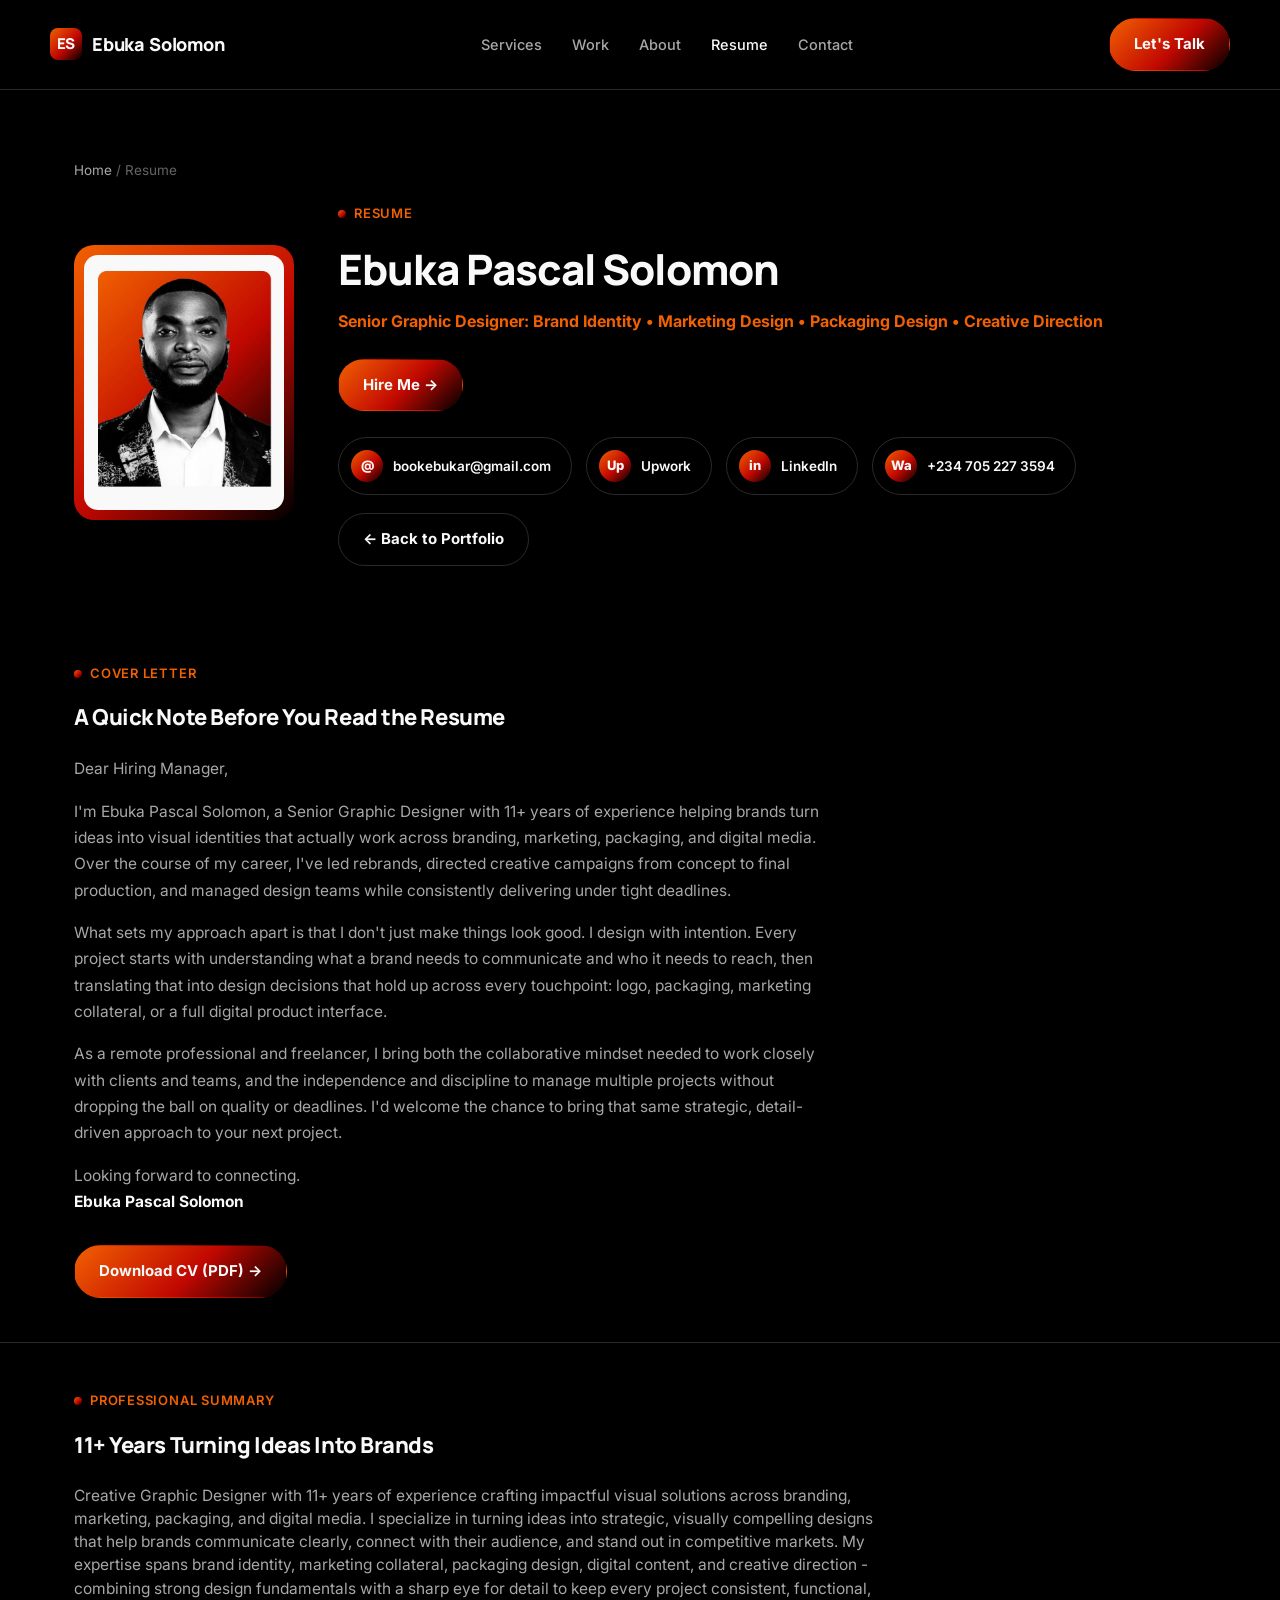
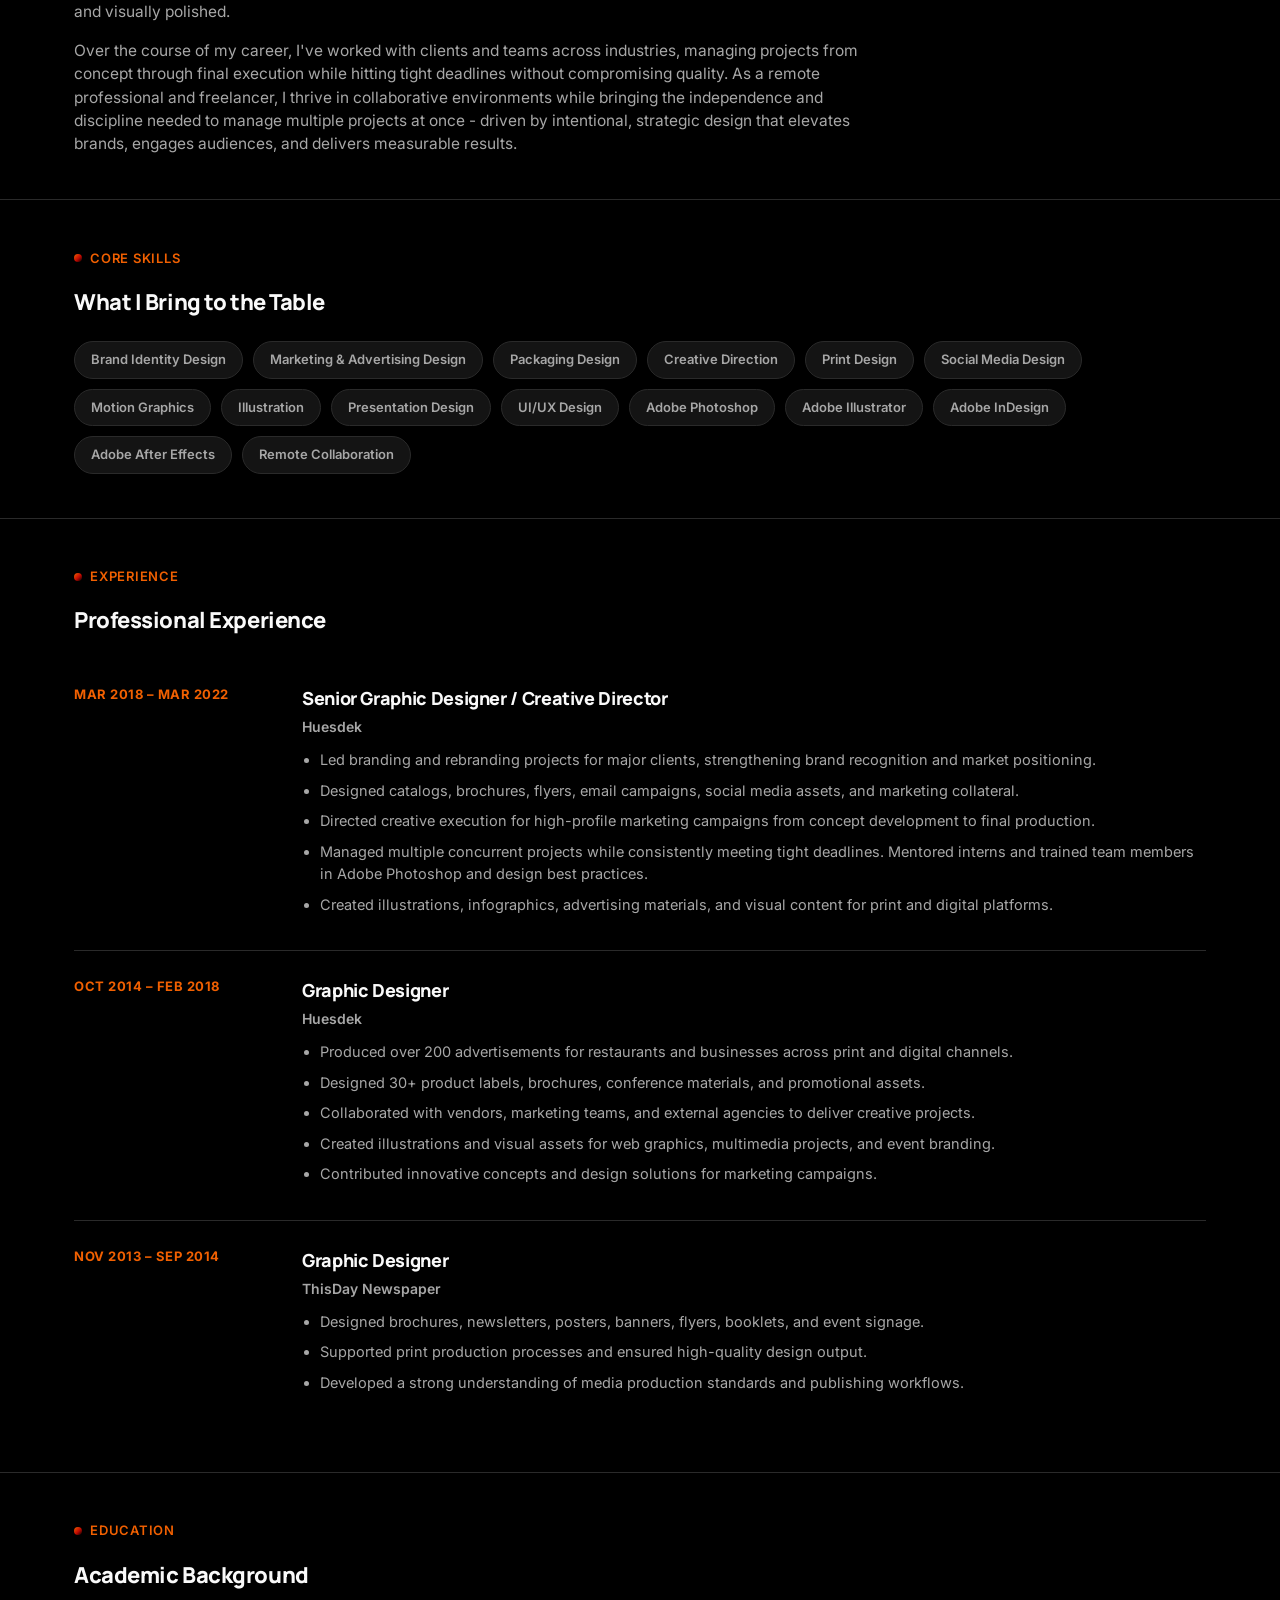
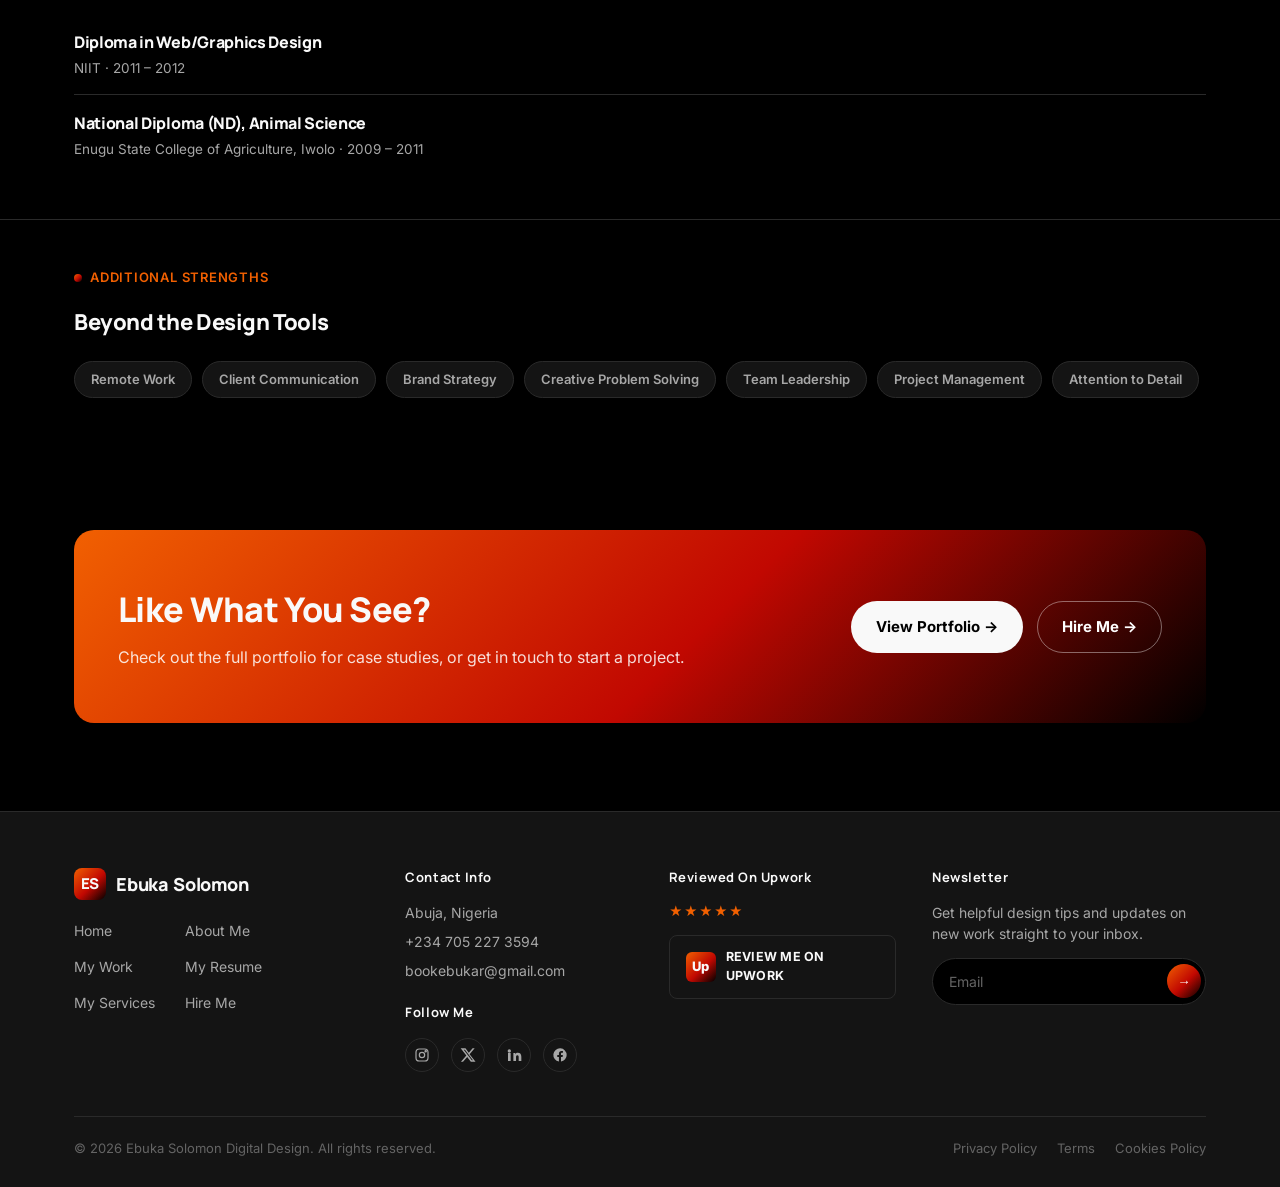
<file: resume/index.html>
<!DOCTYPE html>
<html lang="en">
<head>
<meta charset="UTF-8">
<meta name="viewport" content="width=device-width, initial-scale=1.0">
<title>Resume: Ebuka Pascal Solomon | Senior Graphic Designer</title>
<meta name="description" content="Resume of Ebuka Pascal Solomon, Senior Graphic Designer specializing in brand identity, marketing design, packaging and creative direction.">
<link rel="preconnect" href="https://fonts.googleapis.com">
<link href="https://fonts.googleapis.com/css2?family=Manrope:wght@500;700;800&family=Inter:wght@400;500;600;700&display=swap" rel="stylesheet">
<link rel="stylesheet" href="../css/styles.css">
<style>
  .resume-hero { padding: 70px 0 50px; }
  .resume-hero-grid {
    display: grid;
    grid-template-columns: 220px 1fr;
    gap: 44px;
    align-items: center;
  }
  .resume-photo-frame {
    aspect-ratio: 4/5;
    border-radius: var(--radius-lg);
    background: var(--grad-brand);
    padding: 10px;
  }
  .resume-photo-frame img {
    width: 100%; height: 100%; object-fit: cover; display: block;
    border-radius: calc(var(--radius-lg) - 6px);
  }
  .resume-name { font-size: clamp(28px, 3.6vw, 42px); }
  .resume-title { margin-top: 8px; font-size: 16px; color: var(--orange-bright); font-weight: 700; }
  .resume-contact { margin-top: 20px; display: flex; flex-wrap: wrap; gap: 12px; }
  .resume-contact a {
    font-size: 13.5px; font-weight: 600; padding: 8px 16px; border-radius: 999px;
    border: 1px solid var(--border); color: var(--light-gray);
  }
  .resume-contact a:hover { border-color: var(--orange-bright); color: var(--white); }
  .resume-actions { margin-top: 26px; display: flex; gap: 14px; flex-wrap: wrap; }

  .resume-section { padding: 44px 0; border-top: 1px solid var(--border); }
  .resume-section .eyebrow { margin-bottom: 18px; }
  .resume-section h2 { font-size: 22px; margin-bottom: 22px; }

  .skill-pills { display: flex; flex-wrap: wrap; gap: 10px; }
  .skill-pill {
    font-size: 13px; font-weight: 600; padding: 8px 16px; border-radius: 999px;
    background: var(--panel); border: 1px solid var(--border); color: var(--light-gray);
  }

  .timeline-item {
    display: grid; grid-template-columns: 200px 1fr; gap: 28px;
    padding: 26px 0; border-bottom: 1px solid var(--border);
  }
  .timeline-item:last-child { border-bottom: none; }
  .timeline-dates {
    font-size: 13px; font-weight: 700; color: var(--orange-bright);
    text-transform: uppercase; letter-spacing: 0.04em;
  }
  .timeline-role h3 { font-size: 18px; margin-bottom: 4px; }
  .timeline-company { font-size: 14px; color: var(--light-gray); font-weight: 600; margin-bottom: 12px; }
  .timeline-role ul { margin: 0; padding-left: 18px; }
  .timeline-role li { font-size: 14.5px; color: var(--light-gray); margin-bottom: 8px; line-height: 1.55; }

  .edu-item { padding: 16px 0; border-bottom: 1px solid var(--border); }
  .edu-item:last-child { border-bottom: none; }
  .edu-item h3 { font-size: 16px; margin-bottom: 4px; }
  .edu-item p { font-size: 13.5px; }

  @media (max-width: 700px) {
    .resume-hero-grid { grid-template-columns: 1fr; text-align: left; }
    .resume-photo-frame { max-width: 220px; }
    .timeline-item { grid-template-columns: 1fr; gap: 8px; }
  }
</style>
<link rel="icon" href="../favicon.ico" sizes="any">
<link rel="icon" type="image/png" sizes="32x32" href="../favicon-32.png">
<link rel="icon" type="image/png" sizes="16x16" href="../favicon-16.png">
<link rel="apple-touch-icon" href="../apple-touch-icon.png">
<link rel="manifest" href="../site.webmanifest">
</head>
<body>

<header class="site-header">
  <div class="wrap nav">
    <a href="../index.html" class="logo">
      <span class="logo-mark">ES</span> Ebuka Solomon
    </a>
    <ul class="nav-links">
      <li><a href="../index.html#services">Services</a></li>
      <li><a href="../index.html#work">Work</a></li>
      <li><a href="../index.html#about">About</a></li>
      <li><a href="index.html" class="active">Resume</a></li>
      <li><a href="../index.html#contact">Contact</a></li>
    </ul>
    <div class="nav-cta">
      <a href="../index.html#contact" class="btn btn-primary">Let's Talk</a>
      <button class="nav-toggle">☰</button>
    </div>
  </div>
</header>

<!-- RESUME HERO -->
<section class="resume-hero">
  <div class="wrap">
    <div class="breadcrumb reveal"><a href="../index.html">Home</a> / Resume</div>
    <div class="resume-hero-grid reveal">
      <div class="resume-photo-frame">
        <img src="../images/profile-orange.jpg" alt="Ebuka Pascal Solomon" loading="lazy">
      </div>
      <div>
        <span class="eyebrow">Resume</span>
        <h1 class="resume-name">Ebuka Pascal Solomon</h1>
        <p class="resume-title">Senior Graphic Designer: Brand Identity • Marketing Design • Packaging Design • Creative Direction</p>
        <div class="resume-actions">
          <a href="mailto:bookebukar@gmail.com" class="btn btn-primary">Hire Me →</a>
        </div>
        <div class="contact-row">
          <a class="contact-pill" href="mailto:bookebukar@gmail.com">
            <span class="ic">@</span><span class="label">bookebukar@gmail.com</span>
          </a>
          <a class="contact-pill" href="https://www.upwork.com/freelancers/ebukasolomon" target="_blank" rel="noopener">
            <span class="ic">Up</span><span class="label">Upwork</span>
          </a>
          <a class="contact-pill" href="https://www.linkedin.com/in/ebukarofficial/" target="_blank" rel="noopener">
            <span class="ic">in</span><span class="label">LinkedIn</span>
          </a>
          <a class="contact-pill" href="https://wa.me/2347052273594" target="_blank" rel="noopener">
            <span class="ic">Wa</span><span class="label">+234 705 227 3594</span>
          </a>
        </div>
        <div class="resume-actions" style="margin-top:18px;">
          <a href="../index.html" class="btn btn-outline">← Back to Portfolio</a>
        </div>
      </div>
    </div>
  </div>
</section>

<!-- COVER LETTER -->
<section class="resume-section" style="border-top:none;">
  <div class="wrap reveal">
    <span class="eyebrow">Cover Letter</span>
    <h2>A Quick Note Before You Read the Resume</h2>
    <div style="max-width:760px; font-size:15.5px; color:var(--light-gray); line-height:1.7;">
      <p style="margin-bottom:16px;">Dear Hiring Manager,</p>
      <p style="margin-bottom:16px;">I'm Ebuka Pascal Solomon, a Senior Graphic Designer with 11+ years of experience helping brands turn ideas into visual identities that actually work across branding, marketing, packaging, and digital media. Over the course of my career, I've led rebrands, directed creative campaigns from concept to final production, and managed design teams while consistently delivering under tight deadlines.</p>
      <p style="margin-bottom:16px;">What sets my approach apart is that I don't just make things look good. I design with intention. Every project starts with understanding what a brand needs to communicate and who it needs to reach, then translating that into design decisions that hold up across every touchpoint: logo, packaging, marketing collateral, or a full digital product interface.</p>
      <p style="margin-bottom:16px;">As a remote professional and freelancer, I bring both the collaborative mindset needed to work closely with clients and teams, and the independence and discipline to manage multiple projects without dropping the ball on quality or deadlines. I'd welcome the chance to bring that same strategic, detail-driven approach to your next project.</p>
      <p>Looking forward to connecting.<br><strong style="color:var(--white);">Ebuka Pascal Solomon</strong></p>
    </div>
    <div class="resume-actions" style="margin-top:30px;">
      <a href="../files/resume.pdf" target="_blank" class="btn btn-primary">Download CV (PDF) →</a>
    </div>
  </div>
</section>

<!-- SUMMARY -->
<section class="resume-section">
  <div class="wrap reveal">
    <span class="eyebrow">Professional Summary</span>
    <h2>11+ Years Turning Ideas Into Brands</h2>
    <p style="max-width:820px; font-size:15.5px;">Creative Graphic Designer with 11+ years of experience crafting impactful visual solutions across branding, marketing, packaging, and digital media. I specialize in turning ideas into strategic, visually compelling designs that help brands communicate clearly, connect with their audience, and stand out in competitive markets. My expertise spans brand identity, marketing collateral, packaging design, digital content, and creative direction - combining strong design fundamentals with a sharp eye for detail to keep every project consistent, functional, and visually polished.</p>
    <p style="max-width:820px; font-size:15.5px; margin-top:16px;">Over the course of my career, I've worked with clients and teams across industries, managing projects from concept through final execution while hitting tight deadlines without compromising quality. As a remote professional and freelancer, I thrive in collaborative environments while bringing the independence and discipline needed to manage multiple projects at once - driven by intentional, strategic design that elevates brands, engages audiences, and delivers measurable results.</p>
  </div>
</section>

<!-- CORE SKILLS -->
<section class="resume-section">
  <div class="wrap reveal">
    <span class="eyebrow">Core Skills</span>
    <h2>What I Bring to the Table</h2>
    <div class="skill-pills">
      <span class="skill-pill">Brand Identity Design</span>
      <span class="skill-pill">Marketing &amp; Advertising Design</span>
      <span class="skill-pill">Packaging Design</span>
      <span class="skill-pill">Creative Direction</span>
      <span class="skill-pill">Print Design</span>
      <span class="skill-pill">Social Media Design</span>
      <span class="skill-pill">Motion Graphics</span>
      <span class="skill-pill">Illustration</span>
      <span class="skill-pill">Presentation Design</span>
      <span class="skill-pill">UI/UX Design</span>
      <span class="skill-pill">Adobe Photoshop</span>
      <span class="skill-pill">Adobe Illustrator</span>
      <span class="skill-pill">Adobe InDesign</span>
      <span class="skill-pill">Adobe After Effects</span>
      <span class="skill-pill">Remote Collaboration</span>
    </div>
  </div>
</section>

<!-- EXPERIENCE -->
<section class="resume-section">
  <div class="wrap reveal">
    <span class="eyebrow">Experience</span>
    <h2>Professional Experience</h2>

    <div class="timeline-item">
      <div class="timeline-dates">Mar 2018 – Mar 2022</div>
      <div class="timeline-role">
        <h3>Senior Graphic Designer / Creative Director</h3>
        <div class="timeline-company">Huesdek</div>
        <ul>
          <li>Led branding and rebranding projects for major clients, strengthening brand recognition and market positioning.</li>
          <li>Designed catalogs, brochures, flyers, email campaigns, social media assets, and marketing collateral.</li>
          <li>Directed creative execution for high-profile marketing campaigns from concept development to final production.</li>
          <li>Managed multiple concurrent projects while consistently meeting tight deadlines. Mentored interns and trained team members in Adobe Photoshop and design best practices.</li>
          <li>Created illustrations, infographics, advertising materials, and visual content for print and digital platforms.</li>
        </ul>
      </div>
    </div>

    <div class="timeline-item">
      <div class="timeline-dates">Oct 2014 – Feb 2018</div>
      <div class="timeline-role">
        <h3>Graphic Designer</h3>
        <div class="timeline-company">Huesdek</div>
        <ul>
          <li>Produced over 200 advertisements for restaurants and businesses across print and digital channels.</li>
          <li>Designed 30+ product labels, brochures, conference materials, and promotional assets.</li>
          <li>Collaborated with vendors, marketing teams, and external agencies to deliver creative projects.</li>
          <li>Created illustrations and visual assets for web graphics, multimedia projects, and event branding.</li>
          <li>Contributed innovative concepts and design solutions for marketing campaigns.</li>
        </ul>
      </div>
    </div>

    <div class="timeline-item">
      <div class="timeline-dates">Nov 2013 – Sep 2014</div>
      <div class="timeline-role">
        <h3>Graphic Designer</h3>
        <div class="timeline-company">ThisDay Newspaper</div>
        <ul>
          <li>Designed brochures, newsletters, posters, banners, flyers, booklets, and event signage.</li>
          <li>Supported print production processes and ensured high-quality design output.</li>
          <li>Developed a strong understanding of media production standards and publishing workflows.</li>
        </ul>
      </div>
    </div>
  </div>
</section>

<!-- EDUCATION -->
<section class="resume-section">
  <div class="wrap reveal">
    <span class="eyebrow">Education</span>
    <h2>Academic Background</h2>
    <div class="edu-item">
      <h3>Diploma in Web/Graphics Design</h3>
      <p>NIIT · 2011 – 2012</p>
    </div>
    <div class="edu-item">
      <h3>National Diploma (ND), Animal Science</h3>
      <p>Enugu State College of Agriculture, Iwolo · 2009 – 2011</p>
    </div>
  </div>
</section>

<!-- ADDITIONAL STRENGTHS -->
<section class="resume-section">
  <div class="wrap reveal">
    <span class="eyebrow">Additional Strengths</span>
    <h2>Beyond the Design Tools</h2>
    <div class="skill-pills">
      <span class="skill-pill">Remote Work</span>
      <span class="skill-pill">Client Communication</span>
      <span class="skill-pill">Brand Strategy</span>
      <span class="skill-pill">Creative Problem Solving</span>
      <span class="skill-pill">Team Leadership</span>
      <span class="skill-pill">Project Management</span>
      <span class="skill-pill">Attention to Detail</span>
    </div>
  </div>
</section>

<!-- CTA -->
<section>
  <div class="wrap reveal">
    <div class="cta-panel">
      <div>
        <h2>Like What You See?</h2>
        <p>Check out the full portfolio for case studies, or get in touch to start a project.</p>
      </div>
      <div style="display:flex; gap:14px; flex-wrap:wrap;">
        <a href="../index.html" class="btn btn-dark">View Portfolio →</a>
        <a href="mailto:bookebukar@gmail.com" class="btn btn-outline" style="border-color:rgba(255,255,255,0.4); color:#fff;">Hire Me →</a>
      </div>
    </div>
  </div>
</section>

<footer class="site-footer">
  <div class="wrap">
    <div class="footer-grid">

      <div class="footer-col">
        <a href="../index.html" class="logo"><span class="logo-mark">ES</span> Ebuka Solomon</a>
        <div class="footer-nav-cols">
          <ul class="footer-links">
            <li><a href="../index.html">Home</a></li>
            <li><a href="../index.html#work">My Work</a></li>
            <li><a href="../index.html#services">My Services</a></li>
          </ul>
          <ul class="footer-links">
            <li><a href="../index.html#about">About Me</a></li>
            <li><a href="../resume/index.html">My Resume</a></li>
            <li><a href="../index.html#contact">Hire Me</a></li>
          </ul>
        </div>
      </div>

      <div class="footer-col">
        <h4>Contact Info</h4>
        <div class="footer-contact-line">Abuja, Nigeria</div>
        <div class="footer-contact-line"><a href="tel:+2347052273594">+234 705 227 3594</a></div>
        <div class="footer-contact-line"><a href="mailto:bookebukar@gmail.com">bookebukar@gmail.com</a></div>
        <h4 style="margin-top:22px;">Follow Me</h4>
        <div class="footer-social">
          <a href="https://instagram.com/ebukarofficial" target="_blank" rel="noopener" aria-label="Instagram">
            <svg viewBox="0 0 24 24" fill="none" stroke="currentColor" stroke-width="1.8"><rect x="3" y="3" width="18" height="18" rx="5"/><circle cx="12" cy="12" r="4"/><circle cx="17.5" cy="6.5" r="1"/></svg>
          </a>
          <a href="https://x.com/ebukarofficial" target="_blank" rel="noopener" aria-label="X (Twitter)">
            <svg viewBox="0 0 24 24" fill="currentColor"><path d="M18.9 2H22l-7.6 8.7L23.3 22h-7l-5.5-7.1L4.5 22H1.4l8.1-9.3L1 2h7.2l5 6.6L18.9 2zm-1.2 18h1.7L7.4 4H5.6l12.1 16z"/></svg>
          </a>
          <a href="https://www.linkedin.com/in/ebukarofficial/" target="_blank" rel="noopener" aria-label="LinkedIn">
            <svg viewBox="0 0 24 24" fill="currentColor"><path d="M4.98 3.5a2.5 2.5 0 1 1 0 5 2.5 2.5 0 0 1 0-5zM3 9h4v12H3V9zm7 0h3.8v1.7h.05c.53-1 1.83-2.05 3.77-2.05C21.5 8.65 23 11 23 14.8V21h-4v-5.5c0-1.3-.03-3-1.83-3-1.83 0-2.11 1.43-2.11 2.9V21h-4V9z"/></svg>
          </a>
          <a href="https://facebook.com/ebukarofficial" target="_blank" rel="noopener" aria-label="Facebook">
            <svg viewBox="0 0 24 24" fill="currentColor"><path d="M22 12a10 10 0 1 0-11.6 9.9v-7H7.9V12h2.5V9.8c0-2.5 1.5-3.9 3.8-3.9 1.1 0 2.2.2 2.2.2v2.5h-1.3c-1.2 0-1.6.8-1.6 1.6V12h2.8l-.4 2.9h-2.4v7A10 10 0 0 0 22 12z"/></svg>
          </a>
        </div>
      </div>

      <div class="footer-col">
        <h4>Reviewed On Upwork</h4>
        <div class="footer-stars">★★★★★</div>
        <a href="https://www.upwork.com/freelancers/ebukasolomon" target="_blank" rel="noopener" class="footer-review-badge">
          <span class="mark">Up</span>
          <span class="txt">REVIEW ME ON UPWORK</span>
        </a>
      </div>

      <div class="footer-col footer-newsletter">
        <h4>Newsletter</h4>
        <p>Get helpful design tips and updates on new work straight to your inbox.</p>
        <form class="footer-newsletter-form" onsubmit="event.preventDefault(); var e=this.querySelector('input').value; if(e){window.location.href='mailto:bookebukar@gmail.com?subject=Newsletter%20Signup&body=Please%20add%20me%20to%20the%20newsletter%3A%20'+encodeURIComponent(e);}">
          <input type="email" placeholder="Email" required>
          <button type="submit" aria-label="Subscribe">→</button>
        </form>
      </div>

    </div>

    <div class="footer-bottom">
      <span>© 2026 Ebuka Solomon Digital Design. All rights reserved.</span>
      <div class="footer-bottom-links">
        <a href="../privacy-policy.html">Privacy Policy</a>
        <a href="../terms.html">Terms</a>
        <a href="../cookies-policy.html">Cookies Policy</a>
      </div>
    </div>
  </div>
</footer>

<script src="../js/main.js"></script>
</body>
</html>
</file>
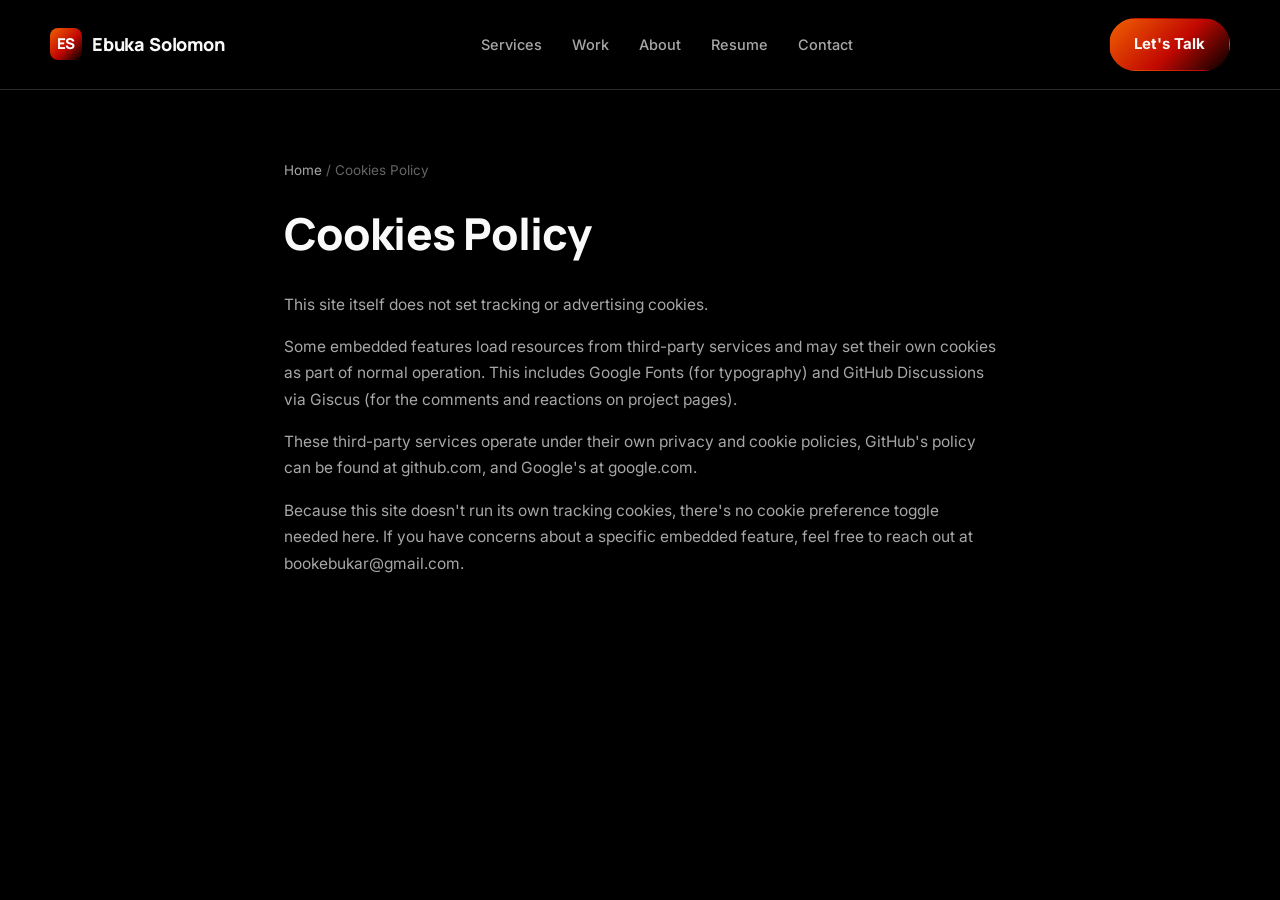
<file: cookies-policy.html>
<!DOCTYPE html>
<html lang="en">
<head>
<meta charset="UTF-8">
<meta name="viewport" content="width=device-width, initial-scale=1.0">
<title>Cookies Policy - Ebuka Solomon</title>
<link rel="preconnect" href="https://fonts.googleapis.com">
<link href="https://fonts.googleapis.com/css2?family=Manrope:wght@500;700;800&family=Inter:wght@400;500;600;700&display=swap" rel="stylesheet">
<link rel="stylesheet" href="css/styles.css">
<link rel="icon" href="favicon.ico" sizes="any">
<link rel="icon" type="image/png" sizes="32x32" href="favicon-32.png">
<link rel="icon" type="image/png" sizes="16x16" href="favicon-16.png">
<link rel="apple-touch-icon" href="apple-touch-icon.png">
<link rel="manifest" href="site.webmanifest">
</head>
<body>

<header class="site-header">
  <div class="wrap nav">
    <a href="index.html" class="logo">
      <span class="logo-mark">ES</span> Ebuka Solomon
    </a>
    <ul class="nav-links">
      <li><a href="index.html#services">Services</a></li>
      <li><a href="index.html#work">Work</a></li>
      <li><a href="index.html#about">About</a></li>
      <li><a href="resume/index.html">Resume</a></li>
      <li><a href="index.html#contact">Contact</a></li>
    </ul>
    <div class="nav-cta">
      <a href="index.html#contact" class="btn btn-primary">Let's Talk</a>
      <button class="nav-toggle">☰</button>
    </div>
  </div>
</header>

<section style="padding:70px 0;">
  <div class="wrap" style="max-width:760px;">
    <div class="breadcrumb"><a href="index.html">Home</a> / Cookies Policy</div>
    <h1 style="font-size:clamp(30px,4vw,44px); margin-bottom:26px;">Cookies Policy</h1>
    <div style="display:flex; flex-direction:column; gap:16px; font-size:15.5px; color:var(--light-gray); line-height:1.7;">
      <p>This site itself does not set tracking or advertising cookies.</p>
      <p>Some embedded features load resources from third-party services and may set their own cookies as part of normal operation. This includes Google Fonts (for typography) and GitHub Discussions via Giscus (for the comments and reactions on project pages).</p>
      <p>These third-party services operate under their own privacy and cookie policies, GitHub's policy can be found at github.com, and Google's at google.com.</p>
      <p>Because this site doesn't run its own tracking cookies, there's no cookie preference toggle needed here. If you have concerns about a specific embedded feature, feel free to reach out at bookebukar@gmail.com.</p>
    </div>
  </div>
</section>

</body>
</html>
</file>
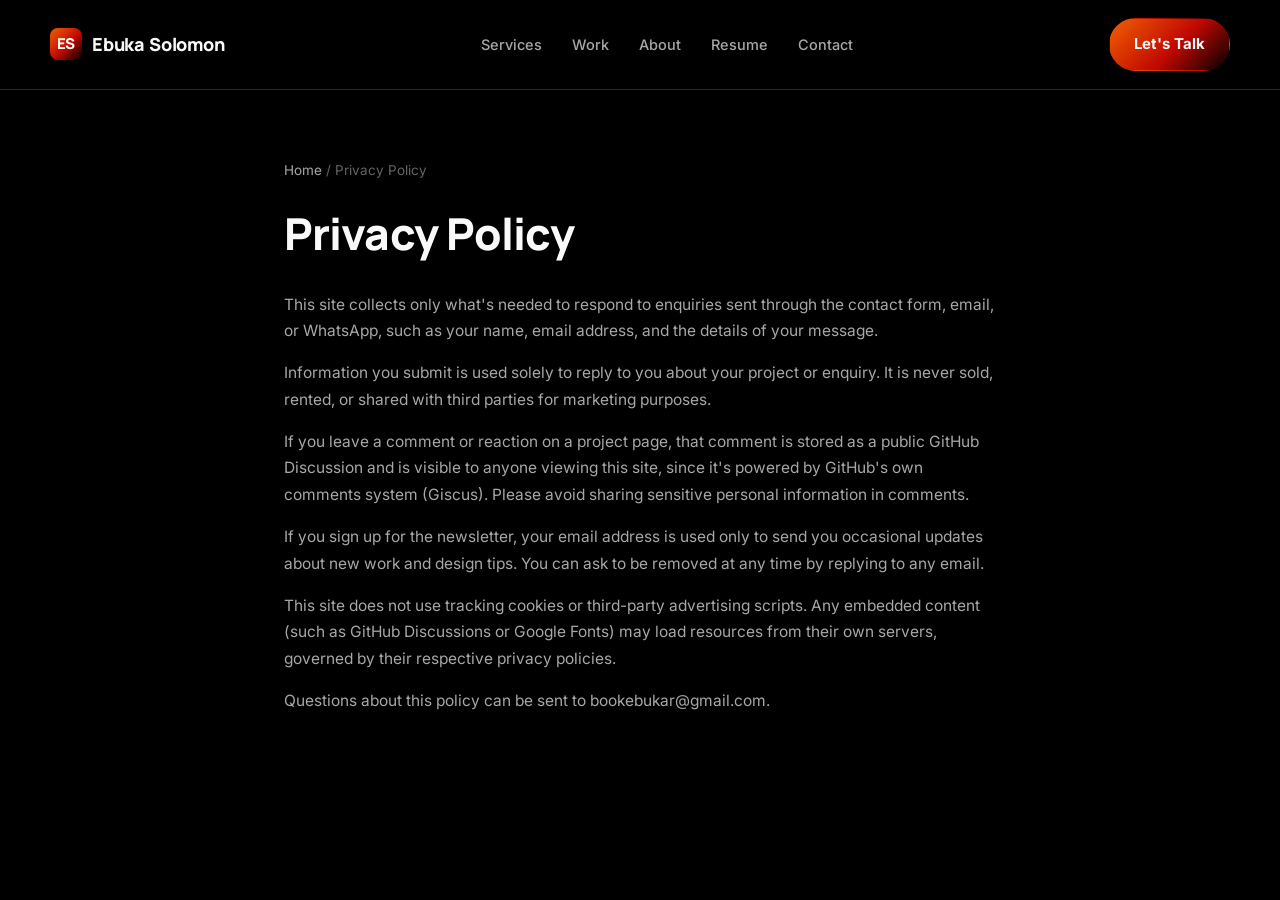
<file: privacy-policy.html>
<!DOCTYPE html>
<html lang="en">
<head>
<meta charset="UTF-8">
<meta name="viewport" content="width=device-width, initial-scale=1.0">
<title>Privacy Policy - Ebuka Solomon</title>
<link rel="preconnect" href="https://fonts.googleapis.com">
<link href="https://fonts.googleapis.com/css2?family=Manrope:wght@500;700;800&family=Inter:wght@400;500;600;700&display=swap" rel="stylesheet">
<link rel="stylesheet" href="css/styles.css">
<link rel="icon" href="favicon.ico" sizes="any">
<link rel="icon" type="image/png" sizes="32x32" href="favicon-32.png">
<link rel="icon" type="image/png" sizes="16x16" href="favicon-16.png">
<link rel="apple-touch-icon" href="apple-touch-icon.png">
<link rel="manifest" href="site.webmanifest">
</head>
<body>

<header class="site-header">
  <div class="wrap nav">
    <a href="index.html" class="logo">
      <span class="logo-mark">ES</span> Ebuka Solomon
    </a>
    <ul class="nav-links">
      <li><a href="index.html#services">Services</a></li>
      <li><a href="index.html#work">Work</a></li>
      <li><a href="index.html#about">About</a></li>
      <li><a href="resume/index.html">Resume</a></li>
      <li><a href="index.html#contact">Contact</a></li>
    </ul>
    <div class="nav-cta">
      <a href="index.html#contact" class="btn btn-primary">Let's Talk</a>
      <button class="nav-toggle">☰</button>
    </div>
  </div>
</header>

<section style="padding:70px 0;">
  <div class="wrap" style="max-width:760px;">
    <div class="breadcrumb"><a href="index.html">Home</a> / Privacy Policy</div>
    <h1 style="font-size:clamp(30px,4vw,44px); margin-bottom:26px;">Privacy Policy</h1>
    <div style="display:flex; flex-direction:column; gap:16px; font-size:15.5px; color:var(--light-gray); line-height:1.7;">
      <p>This site collects only what's needed to respond to enquiries sent through the contact form, email, or WhatsApp, such as your name, email address, and the details of your message.</p>
      <p>Information you submit is used solely to reply to you about your project or enquiry. It is never sold, rented, or shared with third parties for marketing purposes.</p>
      <p>If you leave a comment or reaction on a project page, that comment is stored as a public GitHub Discussion and is visible to anyone viewing this site, since it's powered by GitHub's own comments system (Giscus). Please avoid sharing sensitive personal information in comments.</p>
      <p>If you sign up for the newsletter, your email address is used only to send you occasional updates about new work and design tips. You can ask to be removed at any time by replying to any email.</p>
      <p>This site does not use tracking cookies or third-party advertising scripts. Any embedded content (such as GitHub Discussions or Google Fonts) may load resources from their own servers, governed by their respective privacy policies.</p>
      <p>Questions about this policy can be sent to bookebukar@gmail.com.</p>
    </div>
  </div>
</section>

</body>
</html>
</file>
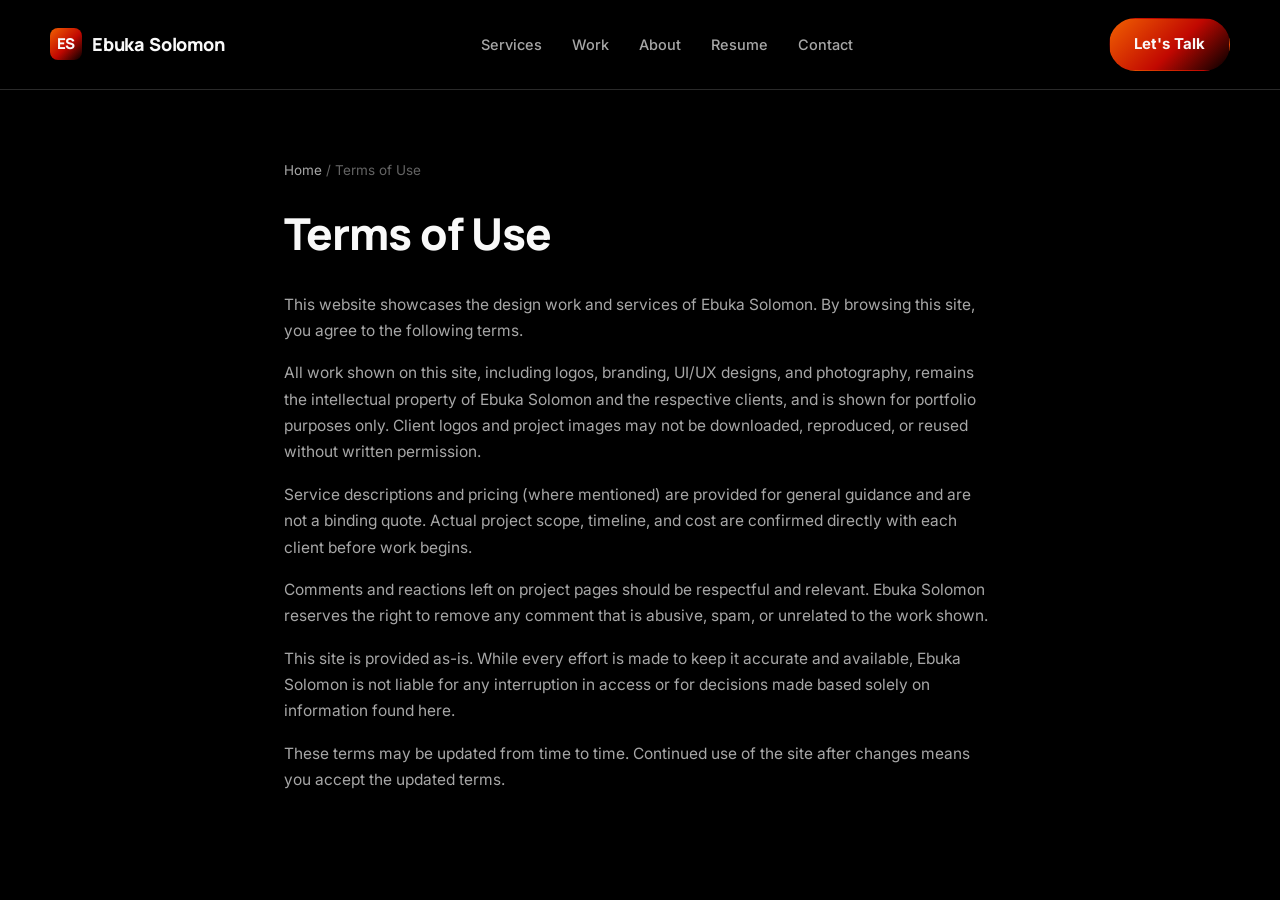
<file: terms.html>
<!DOCTYPE html>
<html lang="en">
<head>
<meta charset="UTF-8">
<meta name="viewport" content="width=device-width, initial-scale=1.0">
<title>Terms - Ebuka Solomon</title>
<link rel="preconnect" href="https://fonts.googleapis.com">
<link href="https://fonts.googleapis.com/css2?family=Manrope:wght@500;700;800&family=Inter:wght@400;500;600;700&display=swap" rel="stylesheet">
<link rel="stylesheet" href="css/styles.css">
<link rel="icon" href="favicon.ico" sizes="any">
<link rel="icon" type="image/png" sizes="32x32" href="favicon-32.png">
<link rel="icon" type="image/png" sizes="16x16" href="favicon-16.png">
<link rel="apple-touch-icon" href="apple-touch-icon.png">
<link rel="manifest" href="site.webmanifest">
</head>
<body>

<header class="site-header">
  <div class="wrap nav">
    <a href="index.html" class="logo">
      <span class="logo-mark">ES</span> Ebuka Solomon
    </a>
    <ul class="nav-links">
      <li><a href="index.html#services">Services</a></li>
      <li><a href="index.html#work">Work</a></li>
      <li><a href="index.html#about">About</a></li>
      <li><a href="resume/index.html">Resume</a></li>
      <li><a href="index.html#contact">Contact</a></li>
    </ul>
    <div class="nav-cta">
      <a href="index.html#contact" class="btn btn-primary">Let's Talk</a>
      <button class="nav-toggle">☰</button>
    </div>
  </div>
</header>

<section style="padding:70px 0;">
  <div class="wrap" style="max-width:760px;">
    <div class="breadcrumb"><a href="index.html">Home</a> / Terms of Use</div>
    <h1 style="font-size:clamp(30px,4vw,44px); margin-bottom:26px;">Terms of Use</h1>
    <div style="display:flex; flex-direction:column; gap:16px; font-size:15.5px; color:var(--light-gray); line-height:1.7;">
      <p>This website showcases the design work and services of Ebuka Solomon. By browsing this site, you agree to the following terms.</p>
      <p>All work shown on this site, including logos, branding, UI/UX designs, and photography, remains the intellectual property of Ebuka Solomon and the respective clients, and is shown for portfolio purposes only. Client logos and project images may not be downloaded, reproduced, or reused without written permission.</p>
      <p>Service descriptions and pricing (where mentioned) are provided for general guidance and are not a binding quote. Actual project scope, timeline, and cost are confirmed directly with each client before work begins.</p>
      <p>Comments and reactions left on project pages should be respectful and relevant. Ebuka Solomon reserves the right to remove any comment that is abusive, spam, or unrelated to the work shown.</p>
      <p>This site is provided as-is. While every effort is made to keep it accurate and available, Ebuka Solomon is not liable for any interruption in access or for decisions made based solely on information found here.</p>
      <p>These terms may be updated from time to time. Continued use of the site after changes means you accept the updated terms.</p>
    </div>
  </div>
</section>

</body>
</html>
</file>
<file: css/styles.css>
/* =========================================================
   EBUKA SOLOMON — PORTFOLIO DESIGN SYSTEM
   Palette: Branding Orange #E85002, Black #000000,
   Gradient (#F16001 -> #C10801 -> #000000),
   White #F9F9F9, Gray #646464, Dark Gray #333333, Light Gray #A7A7A7
   ========================================================= */

:root {
  --black: #000000;
  --dark-gray: #1A1A1A;
  --panel: #141414;
  --border: #2A2A2A;
  --orange: #E85002;
  --orange-bright: #F16001;
  --orange-deep: #C10801;
  --white: #F9F9F9;
  --gray: #646464;
  --light-gray: #A7A7A7;

  --grad-brand: linear-gradient(135deg, #F16001 0%, #C10801 55%, #000000 100%);

  --font-display: "Manrope", "Helvetica Neue", Arial, sans-serif;
  --font-body: "Inter", "Helvetica Neue", Arial, sans-serif;

  --radius-lg: 20px;
  --radius-md: 14px;
  --radius-sm: 8px;

  --container: 1180px;
}

* { box-sizing: border-box; }
html { scroll-behavior: smooth; }

body {
  margin: 0;
  background: var(--black);
  color: var(--white);
  font-family: var(--font-body);
  line-height: 1.5;
  -webkit-font-smoothing: antialiased;
}

img { max-width: 100%; display: block; }
a { color: inherit; text-decoration: none; }

h1, h2, h3, h4 {
  font-family: var(--font-display);
  margin: 0;
  letter-spacing: -0.02em;
  font-weight: 800;
}

p { margin: 0; color: var(--light-gray); }

.wrap {
  max-width: var(--container);
  margin: 0 auto;
  padding: 0 24px;
}

.eyebrow {
  display: inline-flex;
  align-items: center;
  gap: 8px;
  font-family: var(--font-body);
  font-size: 13px;
  font-weight: 600;
  letter-spacing: 0.06em;
  text-transform: uppercase;
  color: var(--orange-bright);
  margin-bottom: 14px;
}
.eyebrow::before {
  content: "";
  width: 8px;
  height: 8px;
  border-radius: 50%;
  background: var(--grad-brand);
}

/* ---------- Buttons ---------- */
.btn {
  display: inline-flex;
  align-items: center;
  gap: 8px;
  padding: 14px 24px;
  border-radius: 999px;
  font-weight: 700;
  font-size: 15px;
  font-family: var(--font-body);
  border: 1px solid transparent;
  cursor: pointer;
  transition: transform .15s ease, opacity .15s ease, background .15s ease;
}
.btn:hover { transform: translateY(-2px); }
.btn-primary { background: var(--grad-brand); color: var(--white); }
.btn-primary:hover { opacity: .92; }
.btn-outline { border-color: var(--border); color: var(--white); background: transparent; }
.btn-outline:hover { border-color: var(--orange-bright); }
.btn-outline-dark { border-color: rgba(0,0,0,0.22); color: var(--black); background: transparent; }
.btn-outline-dark:hover { border-color: var(--orange); color: var(--orange-deep); }
.btn-dark { background: var(--white); color: var(--black); }

/* ---------- Header / Nav ---------- */
.site-header {
  position: sticky;
  top: 0;
  z-index: 50;
  background: rgba(0,0,0,0.85);
  backdrop-filter: blur(10px);
  border-bottom: 1px solid var(--border);
}
.nav {
  display: flex;
  align-items: center;
  justify-content: space-between;
  padding: 18px 0;
}
.logo {
  display: flex;
  align-items: center;
  gap: 10px;
  font-family: var(--font-display);
  font-weight: 800;
  font-size: 18px;
  letter-spacing: -0.01em;
}
.logo-mark {
  width: 32px;
  height: 32px;
  border-radius: 8px;
  background: var(--grad-brand);
  display: flex;
  align-items: center;
  justify-content: center;
  font-size: 15px;
  font-weight: 800;
  color: var(--white);
}
.nav-links {
  display: flex;
  align-items: center;
  gap: 30px;
  list-style: none;
  padding: 0;
  margin: 0;
}
.nav-links a {
  font-size: 14.5px;
  font-weight: 500;
  color: var(--light-gray);
  transition: color .15s ease;
}
.nav-links a:hover, .nav-links a.active { color: var(--white); }
.nav-cta { display: flex; align-items: center; gap: 14px; }
.nav-toggle { display: none; }

@media (max-width: 860px) {
  .nav-links { display: none; }
  .nav-toggle {
    display: block;
    background: none;
    border: 1px solid var(--border);
    border-radius: 8px;
    color: var(--white);
    padding: 8px 12px;
    font-size: 14px;
  }
}

/* ---------- Hero ---------- */
.hero {
  padding: 90px 0 60px;
  position: relative;
  overflow: hidden;
}
.hero-grid {
  display: grid;
  grid-template-columns: 1.1fr 0.9fr;
  gap: 40px;
  align-items: center;
}
.hero h1 {
  font-size: clamp(38px, 5.2vw, 64px);
  line-height: 1.04;
}
.hero h1 .accent {
  background: var(--grad-brand);
  -webkit-background-clip: text;
  background-clip: text;
  color: transparent;
}
.hero-typed {
  font-family: var(--font-display);
  font-weight: 800;
  font-size: clamp(19px, 2.2vw, 24px);
  color: var(--white);
  margin-bottom: 10px;
}
.hero-typed .typed-text {
  background: var(--grad-brand);
  -webkit-background-clip: text;
  background-clip: text;
  color: transparent;
}
.hero-typed .typed-cursor {
  color: var(--orange-bright);
  animation: typed-blink 1s step-start infinite;
}
@keyframes typed-blink { 50% { opacity: 0; } }
@media (prefers-reduced-motion: reduce) {
  .hero-typed .typed-cursor { animation: none; }
}
.hero-sub {
  margin-top: 22px;
  font-size: 17px;
  max-width: 480px;
  color: var(--light-gray);
}
.hero-cta {
  display: flex;
  gap: 14px;
  margin-top: 34px;
  flex-wrap: wrap;
}
.hero-visual {
  position: relative;
  height: 380px;
  border-radius: var(--radius-lg);
  background: radial-gradient(circle at 30% 30%, #F16001 0%, #C10801 45%, #000000 85%);
  overflow: hidden;
  padding: 16px;
}
.hero-visual img {
  display: block;
  width: 100%;
  height: 100%;
  object-fit: contain;
  border-radius: calc(var(--radius-lg) - 8px);
  position: relative;
  z-index: 1;
}
.hero-visual::after {
  content: "";
  position: absolute;
  inset: 0;
  background: radial-gradient(circle at 70% 75%, rgba(255,255,255,0.12), transparent 55%);
  pointer-events: none;
}
.trust-strip {
  margin-top: 60px;
  padding-top: 30px;
  border-top: 1px solid var(--border);
  display: flex;
  align-items: center;
  gap: 34px;
  flex-wrap: wrap;
}
.trust-strip span {
  color: var(--gray);
  font-size: 13px;
  text-transform: uppercase;
  letter-spacing: 0.06em;
}
.trust-strip .platforms {
  display: flex;
  gap: 26px;
  flex-wrap: wrap;
  font-family: var(--font-display);
  font-weight: 700;
  color: var(--light-gray);
  font-size: 15px;
}

/* ---------- Trusted-by marquee ---------- */
.trust-marquee-section {
  padding: 0;
  border-top: 1px solid var(--border);
  border-bottom: 1px solid var(--border);
  background: var(--panel);
}
.trust-marquee-inner {
  display: flex;
  align-items: center;
  gap: 40px;
  padding: 28px 0;
}
.trust-marquee-label {
  flex-shrink: 0;
  padding-left: 24px;
  font-size: 12.5px;
  font-weight: 700;
  letter-spacing: 0.08em;
  text-transform: uppercase;
  color: var(--gray);
  white-space: nowrap;
}
.trust-marquee-viewport {
  flex: 1;
  overflow: hidden;
  mask-image: linear-gradient(90deg, transparent, black 8%, black 92%, transparent);
  -webkit-mask-image: linear-gradient(90deg, transparent, black 8%, black 92%, transparent);
}
.trust-marquee-track {
  display: flex;
  align-items: center;
  gap: 44px;
  width: max-content;
  animation: trust-scroll 38s linear infinite;
}
.trust-marquee-section:hover .trust-marquee-track { animation-play-state: paused; }
.trust-logo {
  display: flex;
  align-items: center;
  gap: 8px;
  font-family: var(--font-display);
  font-weight: 800;
  font-size: 17px;
  color: var(--light-gray);
  white-space: nowrap;
  opacity: 0.85;
  transition: opacity .15s ease, color .15s ease;
}
.trust-logo:hover { opacity: 1; color: var(--white); }
.trust-logo .dot {
  width: 7px; height: 7px;
  border-radius: 50%;
  background: var(--grad-brand);
  flex-shrink: 0;
}
.trust-logo-img {
  height: 30px;
  width: auto;
  max-width: 150px;
  object-fit: contain;
  opacity: 0.8;
  transition: opacity .15s ease;
  flex-shrink: 0;
}
.trust-logo-img:hover { opacity: 1; }
@media (max-width: 700px) {
  .trust-logo-img { height: 24px; max-width: 120px; }
}
@keyframes trust-scroll {
  from { transform: translateX(0); }
  to { transform: translateX(-50%); }
}
@media (prefers-reduced-motion: reduce) {
  .trust-marquee-track { animation: none; }
}
@media (max-width: 700px) {
  .trust-marquee-label { padding-left: 16px; font-size: 11px; }
  .trust-logo { font-size: 15px; }
}
section { padding: 88px 0; }
.section-head {
  max-width: 640px;
  margin-bottom: 48px;
}
.section-head h2 { font-size: clamp(28px, 3.4vw, 40px); }
.section-head p { margin-top: 14px; font-size: 16px; }

.section-light {
  background: var(--white);
  color: var(--black);
  border-radius: 32px;
}
.section-light p { color: var(--gray); }
.section-light .eyebrow { color: var(--orange-deep); }

/* ---------- Services grid ---------- */
.services-grid {
  display: grid;
  grid-template-columns: repeat(4, 1fr);
  gap: 16px;
}
.service-card {
  background: var(--black);
  border: 1px solid var(--border);
  border-radius: var(--radius-md);
  padding: 26px 22px;
  transition: border-color .15s ease, transform .15s ease;
}
.service-card:hover { border-color: var(--orange); transform: translateY(-3px); }
.service-card .num {
  font-family: var(--font-display);
  font-weight: 800;
  font-size: 13px;
  color: var(--orange);
  margin-bottom: 16px;
  display: block;
}
.service-card h3 { font-size: 17px; color: var(--white); margin-bottom: 8px; }
.service-card p { font-size: 13.5px; color: var(--light-gray); }
.service-card .learn {
  margin-top: 16px;
  font-size: 13px;
  font-weight: 700;
  color: var(--orange-bright);
  display: inline-flex;
  align-items: center;
  gap: 6px;
}
.service-card.featured { background: var(--black); }
.service-card.featured h3, .service-card.featured .num { color: var(--white); }
.service-card.featured p { color: var(--light-gray); }
.service-icon {
  width: 40px;
  height: 40px;
  border-radius: 10px;
  background: rgba(232,80,2,0.12);
  display: flex;
  align-items: center;
  justify-content: center;
  margin-bottom: 14px;
}
.service-icon svg { width: 20px; height: 20px; stroke: var(--orange-bright); }

@media (max-width: 980px) { .services-grid { grid-template-columns: repeat(2, 1fr); } }
@media (max-width: 560px) { .services-grid { grid-template-columns: 1fr; } }

/* ---------- Stats ---------- */
.stats-panel {
  display: grid;
  grid-template-columns: repeat(4, 1fr);
  gap: 16px;
  background: var(--orange);
  border-radius: var(--radius-lg);
  padding: 34px 30px;
}
.stat h3 { font-size: 34px; color: var(--white); }
.stat p { color: rgba(255,255,255,0.85); font-size: 13px; margin-top: 4px; }
@media (max-width: 700px) { .stats-panel { grid-template-columns: repeat(2, 1fr); } }

/* ---------- Project / work grid ---------- */
.filter-row {
  display: flex;
  gap: 10px;
  flex-wrap: wrap;
  margin-bottom: 36px;
}
.filter-pill {
  padding: 9px 18px;
  border-radius: 999px;
  border: 1px solid var(--border);
  font-size: 13.5px;
  font-weight: 600;
  color: var(--light-gray);
  background: transparent;
  cursor: pointer;
}
.filter-pill.active { background: var(--grad-brand); color: var(--white); border-color: transparent; }

.project-grid {
  display: grid;
  grid-template-columns: repeat(3, 1fr);
  gap: 22px;
}
.project-card {
  border-radius: var(--radius-md);
  overflow: hidden;
  background: var(--panel);
  border: 1px solid var(--border);
  display: flex;
  flex-direction: column;
}
.project-thumb {
  aspect-ratio: 4/3;
  width: 100%;
  object-fit: cover;
  background: var(--dark-gray);
}
.project-body { padding: 18px 20px 22px; display: flex; flex-direction: column; gap: 10px; flex: 1; }
.project-body h3 { font-size: 17px; }
.project-body p { font-size: 13.5px; }
.project-links {
  margin-top: auto;
  display: flex;
  gap: 10px;
  padding-top: 12px;
  flex-wrap: wrap;
}
.project-links a {
  font-size: 13px;
  font-weight: 700;
  padding: 9px 16px;
  border-radius: 999px;
  border: 1px solid var(--border);
}
.project-links a.pdf { background: var(--grad-brand); border-color: transparent; }
.project-links a:hover { border-color: var(--orange-bright); }

.epk-strip {
  display: flex;
  gap: 6px;
  margin-top: 4px;
  flex-wrap: wrap;
}
.epk-strip img {
  width: 42px;
  height: 52px;
  object-fit: cover;
  border-radius: 5px;
  border: 1px solid var(--border);
  opacity: 0.75;
  transition: opacity .15s ease, border-color .15s ease;
}
.epk-strip img:hover { opacity: 1; border-color: var(--orange-bright); }
.epk-hint {
  font-size: 12px;
  color: var(--gray);
  margin-top: 2px;
}
.epk-bio {
  border-top: 1px solid var(--border);
  border-bottom: 1px solid var(--border);
  padding: 12px 0;
  margin: 4px 0 2px;
}
.epk-bio-facts {
  display: flex;
  flex-wrap: wrap;
  gap: 6px 14px;
  font-size: 12.5px;
  color: var(--light-gray);
  margin-bottom: 10px;
}
.epk-bio-facts strong { color: var(--white); font-weight: 700; }
.epk-bio p {
  font-size: 13px;
  color: var(--light-gray);
  line-height: 1.6;
  margin-bottom: 8px;
}
.epk-bio p:last-child { margin-bottom: 0; }

@media (max-width: 980px) { .project-grid { grid-template-columns: repeat(2, 1fr); } }
@media (max-width: 620px) { .project-grid { grid-template-columns: 1fr; } }

.project-grid-4 {
  display: grid;
  grid-template-columns: repeat(4, 1fr);
  gap: 22px;
}
@media (max-width: 980px) { .project-grid-4 { grid-template-columns: repeat(2, 1fr); } }
@media (max-width: 620px) { .project-grid-4 { grid-template-columns: 1fr; } }

/* ---------- Resume block ---------- */
.resume-block {
  display: flex;
  align-items: center;
  justify-content: space-between;
  gap: 30px;
  flex-wrap: wrap;
  background: var(--panel);
  border: 1px solid var(--border);
  border-radius: var(--radius-lg);
  padding: 40px;
}
.resume-block h3 { font-size: 24px; margin-bottom: 8px; }
.resume-block p { max-width: 420px; }

/* ---------- Testimonial / CTA ---------- */
.cta-panel {
  background: var(--grad-brand);
  border-radius: var(--radius-lg);
  padding: 54px 44px;
  display: flex;
  align-items: center;
  justify-content: space-between;
  gap: 30px;
  flex-wrap: wrap;
}
.cta-panel h2 { font-size: clamp(26px, 3vw, 34px); max-width: 460px; }
.cta-panel p { color: rgba(255,255,255,0.85); margin-top: 10px; }

/* ---------- Footer ---------- */
.site-footer {
  border-top: 1px solid var(--border);
  padding: 56px 0 28px;
  background: var(--panel);
}
.footer-grid {
  display: grid;
  grid-template-columns: 1.3fr 1fr 1fr 1.1fr;
  gap: 36px;
}
.footer-col h4 {
  font-size: 13px;
  font-weight: 700;
  letter-spacing: 0.04em;
  color: var(--white);
  margin-bottom: 14px;
}
.footer-nav-cols {
  display: flex;
  gap: 30px;
  margin-top: 18px;
}
.footer-links {
  display: flex;
  flex-direction: column;
  gap: 12px;
  list-style: none;
  padding: 0;
  margin: 0;
}
.footer-links a { color: var(--light-gray); font-size: 14px; }
.footer-links a:hover { color: var(--orange-bright); }
.footer-contact-line {
  font-size: 14px;
  color: var(--light-gray);
  margin-bottom: 8px;
}
.footer-contact-line a { color: var(--light-gray); }
.footer-contact-line a:hover { color: var(--orange-bright); }
.footer-social {
  display: flex;
  gap: 12px;
  margin-top: 16px;
}
.footer-social a {
  width: 34px; height: 34px;
  border-radius: 50%;
  border: 1px solid var(--border);
  display: flex; align-items: center; justify-content: center;
  color: var(--light-gray);
  transition: border-color .15s ease, color .15s ease;
}
.footer-social a:hover { border-color: var(--orange-bright); color: var(--orange-bright); }
.footer-social svg { width: 16px; height: 16px; }

.footer-review-badge {
  display: flex;
  align-items: center;
  gap: 10px;
  padding: 12px 16px;
  border: 1px solid var(--border);
  border-radius: var(--radius-sm);
  margin-top: 14px;
  transition: border-color .15s ease;
}
.footer-review-badge:hover { border-color: var(--orange-bright); }
.footer-review-badge .mark {
  width: 30px; height: 30px;
  border-radius: 6px;
  background: var(--grad-brand);
  display: flex; align-items: center; justify-content: center;
  font-weight: 800;
  font-size: 13px;
  color: var(--white);
  flex-shrink: 0;
}
.footer-review-badge .txt { font-size: 12.5px; font-weight: 700; color: var(--white); letter-spacing: 0.02em; }
.footer-stars { color: var(--orange-bright); font-size: 13px; letter-spacing: 1px; margin-bottom: 4px; }
.footer-review-sub { font-size: 11.5px; color: var(--gray); }

.footer-newsletter p { font-size: 14px; color: var(--light-gray); margin-bottom: 14px; }
.footer-newsletter-form {
  display: flex;
  align-items: center;
  border: 1px solid var(--border);
  border-radius: 999px;
  padding: 4px 4px 4px 16px;
  background: var(--black);
}
.footer-newsletter-form input {
  flex: 1;
  background: none;
  border: none;
  outline: none;
  color: var(--white);
  font-size: 14px;
  font-family: var(--font-body);
  padding: 10px 0;
}
.footer-newsletter-form input::placeholder { color: var(--gray); }
.footer-newsletter-form button {
  width: 34px; height: 34px;
  border-radius: 50%;
  background: var(--grad-brand);
  border: none;
  color: var(--white);
  display: flex; align-items: center; justify-content: center;
  cursor: pointer;
  flex-shrink: 0;
  transition: transform .15s ease;
}
.footer-newsletter-form button:hover { transform: scale(1.06); }

.footer-bottom {
  margin-top: 44px;
  padding-top: 22px;
  border-top: 1px solid var(--border);
  display: flex;
  justify-content: space-between;
  flex-wrap: wrap;
  gap: 12px;
  color: var(--gray);
  font-size: 13px;
}
.footer-bottom-links { display: flex; gap: 20px; }
.footer-bottom-links a { color: var(--gray); }
.footer-bottom-links a:hover { color: var(--orange-bright); }

@media (max-width: 980px) {
  .footer-grid { grid-template-columns: 1fr 1fr; }
}
@media (max-width: 620px) {
  .footer-grid { grid-template-columns: 1fr; }
  .footer-nav-cols { gap: 40px; }
  .footer-bottom { flex-direction: column; }
}

/* ---------- Comments / reactions (giscus) ---------- */
.comments-section {
  padding: 20px 0 10px;
}
.comments-note {
  font-size: 13.5px;
  color: var(--gray);
  margin-bottom: 22px;
  max-width: 560px;
}

/* ---------- Typing effect (hero role cycler) ---------- */
.typing-line {
  display: flex;
  align-items: center;
  gap: 10px;
  font-family: var(--font-body);
  font-size: 15px;
  font-weight: 600;
  color: var(--light-gray);
  margin-bottom: 18px;
}
.typing-line .hi { color: var(--white); }
.typing-cursor {
  color: var(--orange-bright);
  font-weight: 400;
  animation: cursor-blink 1s step-end infinite;
}
@keyframes cursor-blink {
  0%, 49% { opacity: 1; }
  50%, 100% { opacity: 0; }
}


.lightbox-img { cursor: zoom-in; }
.lightbox-overlay {
  position: fixed;
  inset: 0;
  background: rgba(0,0,0,0.94);
  z-index: 999;
  display: none;
  align-items: center;
  justify-content: center;
  padding: 30px;
  opacity: 0;
  transition: opacity .2s ease;
}
.lightbox-overlay.open { display: flex; opacity: 1; }
.lightbox-stage {
  position: relative;
  max-width: 1100px;
  width: 100%;
  display: flex;
  flex-direction: column;
  align-items: center;
}
.lightbox-stage img {
  max-width: 100%;
  max-height: 78vh;
  object-fit: contain;
  border-radius: var(--radius-sm);
  background: var(--panel);
}
.lightbox-caption {
  margin-top: 16px;
  color: var(--light-gray);
  font-size: 14px;
  text-align: center;
}
.lightbox-counter {
  margin-top: 4px;
  color: var(--gray);
  font-size: 12.5px;
}
.lightbox-close, .lightbox-prev, .lightbox-next {
  position: fixed;
  background: rgba(255,255,255,0.06);
  border: 1px solid var(--border);
  color: var(--white);
  border-radius: 50%;
  width: 46px; height: 46px;
  display: flex; align-items: center; justify-content: center;
  cursor: pointer;
  transition: background .15s ease, border-color .15s ease;
  font-size: 20px;
}
.lightbox-close:hover, .lightbox-prev:hover, .lightbox-next:hover {
  background: rgba(232,80,2,0.18);
  border-color: var(--orange-bright);
}
.lightbox-close { top: 24px; right: 24px; }
.lightbox-prev { left: 24px; top: 50%; transform: translateY(-50%); }
.lightbox-next { right: 24px; top: 50%; transform: translateY(-50%); }
@media (max-width: 700px) {
  .lightbox-close { top: 14px; right: 14px; width: 40px; height: 40px; }
  .lightbox-prev { left: 8px; width: 40px; height: 40px; }
  .lightbox-next { right: 8px; width: 40px; height: 40px; }
  .lightbox-stage img { max-height: 65vh; }
}

@media (max-width: 480px) {
  .wrap { padding: 0 16px; }
  .hero { padding: 70px 0 40px; }
  .hero-cta { flex-direction: column; align-items: stretch; }
  .hero-cta .btn { justify-content: center; }
  .stats-panel { grid-template-columns: 1fr 1fr; padding: 24px 18px; }
  .stat h3 { font-size: 26px; }
  .cta-panel { padding: 34px 22px; flex-direction: column; text-align: center; }
  .cta-panel > div:last-child { width: 100%; }
  .folio-grid { grid-template-columns: repeat(2, 1fr); }
  .resume-block { flex-direction: column; align-items: flex-start; }
  .resume-block .btn { width: 100%; justify-content: center; }
}

.about-grid {
  display: grid;
  grid-template-columns: 0.8fr 1.2fr;
  gap: 50px;
  align-items: center;
}
.about-photo {
  aspect-ratio: 4/5;
  border-radius: var(--radius-lg);
  background: var(--grad-brand);
  padding: 16px;
  overflow: hidden;
}
.about-photo img {
  display: block;
  width: 100%;
  height: 100%;
  object-fit: contain;
  border-radius: calc(var(--radius-lg) - 8px);
}
@media (max-width: 860px) { .about-grid, .hero-grid { grid-template-columns: 1fr; } .hero-visual { height: 260px; } }

/* ---------- Breadcrumb (service pages) ---------- */
.breadcrumb {
  font-size: 13.5px;
  color: var(--gray);
  margin-bottom: 20px;
}
.breadcrumb a { color: var(--light-gray); }
.breadcrumb a:hover { color: var(--orange-bright); }

/* ---------- Contact ---------- */
.contact-grid {
  display: grid;
  grid-template-columns: 1fr 1fr;
  gap: 40px;
}
.contact-list { display: flex; flex-direction: column; gap: 18px; margin-top: 26px; }
.contact-item {
  display: flex;
  align-items: center;
  gap: 14px;
  padding: 16px 18px;
  border: 1px solid var(--border);
  border-radius: var(--radius-md);
}
.contact-item .ic {
  width: 38px; height: 38px;
  border-radius: 50%;
  background: var(--grad-brand);
  display: flex; align-items: center; justify-content: center;
  font-weight: 800;
  flex-shrink: 0;
}
@media (max-width: 860px) { .contact-grid { grid-template-columns: 1fr; } }

/* ---------- Logo Folio gallery (view-only, white bg -> dark bg) ---------- */
.folio-grid {
  display: grid;
  grid-template-columns: repeat(6, 1fr);
  gap: 12px;
}
.folio-tile {
  position: relative;
  aspect-ratio: 1/1;
  border-radius: var(--radius-sm);
  overflow: hidden;
  border: 1px solid var(--border);
  background: var(--panel);
  cursor: default;
}
.folio-tile img {
  width: 100%;
  height: 100%;
  object-fit: cover;
  display: block;
}
.folio-tile .cap {
  position: absolute;
  inset: auto 0 0 0;
  padding: 6px 8px;
  font-size: 11px;
  font-weight: 600;
  color: var(--white);
  background: linear-gradient(to top, rgba(0,0,0,0.85), transparent);
  opacity: 0;
  transition: opacity .15s ease;
  white-space: nowrap;
  overflow: hidden;
  text-overflow: ellipsis;
}
.folio-tile:hover .cap { opacity: 1; }
.folio-tile:hover img { transform: scale(1.04); }
.folio-tile img { transition: transform .2s ease; }
.folio-divider {
  grid-column: 1 / -1;
  display: flex;
  align-items: center;
  gap: 14px;
  margin: 8px 0 4px;
  font-size: 12px;
  font-weight: 700;
  letter-spacing: 0.08em;
  text-transform: uppercase;
  color: var(--gray);
}
.folio-divider::before, .folio-divider::after {
  content: "";
  flex: 1;
  height: 1px;
  background: var(--border);
}
@media (max-width: 980px) { .folio-grid { grid-template-columns: repeat(4, 1fr); } }
@media (max-width: 620px) { .folio-grid { grid-template-columns: repeat(3, 1fr); } }

/* ---------- Contact row (horizontal, clickable pills) ---------- */
.contact-row {
  display: flex;
  flex-wrap: wrap;
  gap: 14px;
  margin-top: 26px;
}
.contact-pill {
  display: flex;
  align-items: center;
  gap: 10px;
  padding: 12px 20px 12px 12px;
  border: 1px solid var(--border);
  border-radius: 999px;
  transition: border-color .15s ease, transform .15s ease;
}
.contact-pill:hover { border-color: var(--orange-bright); transform: translateY(-2px); }
.contact-pill .ic {
  width: 32px; height: 32px;
  border-radius: 50%;
  background: var(--grad-brand);
  display: flex; align-items: center; justify-content: center;
  font-weight: 800;
  font-size: 13px;
  flex-shrink: 0;
  color: var(--white);
}
.contact-pill span.label {
  font-size: 13.5px;
  font-weight: 600;
  color: var(--white);
}
@media (max-width: 600px) { .contact-row { gap: 10px; } .contact-pill { padding: 10px 16px 10px 10px; } }

/* ---------- Booking widget ---------- */
.booking-block {
  margin-top: 60px;
  padding-top: 44px;
  border-top: 1px solid var(--border);
}
.booking-frame {
  border: 1px solid var(--border);
  border-radius: var(--radius-md);
  overflow: hidden;
  background: var(--panel);
}
.booking-frame iframe {
  display: block;
  width: 100%;
  height: 700px;
}
.booking-fallback-link {
  display: inline-block;
  margin-top: 14px;
  font-size: 13px;
  color: var(--gray);
}
.booking-fallback-link:hover { color: var(--orange-bright); }
@media (max-width: 700px) {
  .booking-frame iframe { height: 560px; }
}

.reveal { opacity: 0; transform: translateY(18px); transition: opacity .6s ease, transform .6s ease; }
.reveal.in { opacity: 1; transform: none; }

@media (prefers-reduced-motion: reduce) {
  .reveal { opacity: 1; transform: none; transition: none; }
  html { scroll-behavior: auto; }
}
</file>
